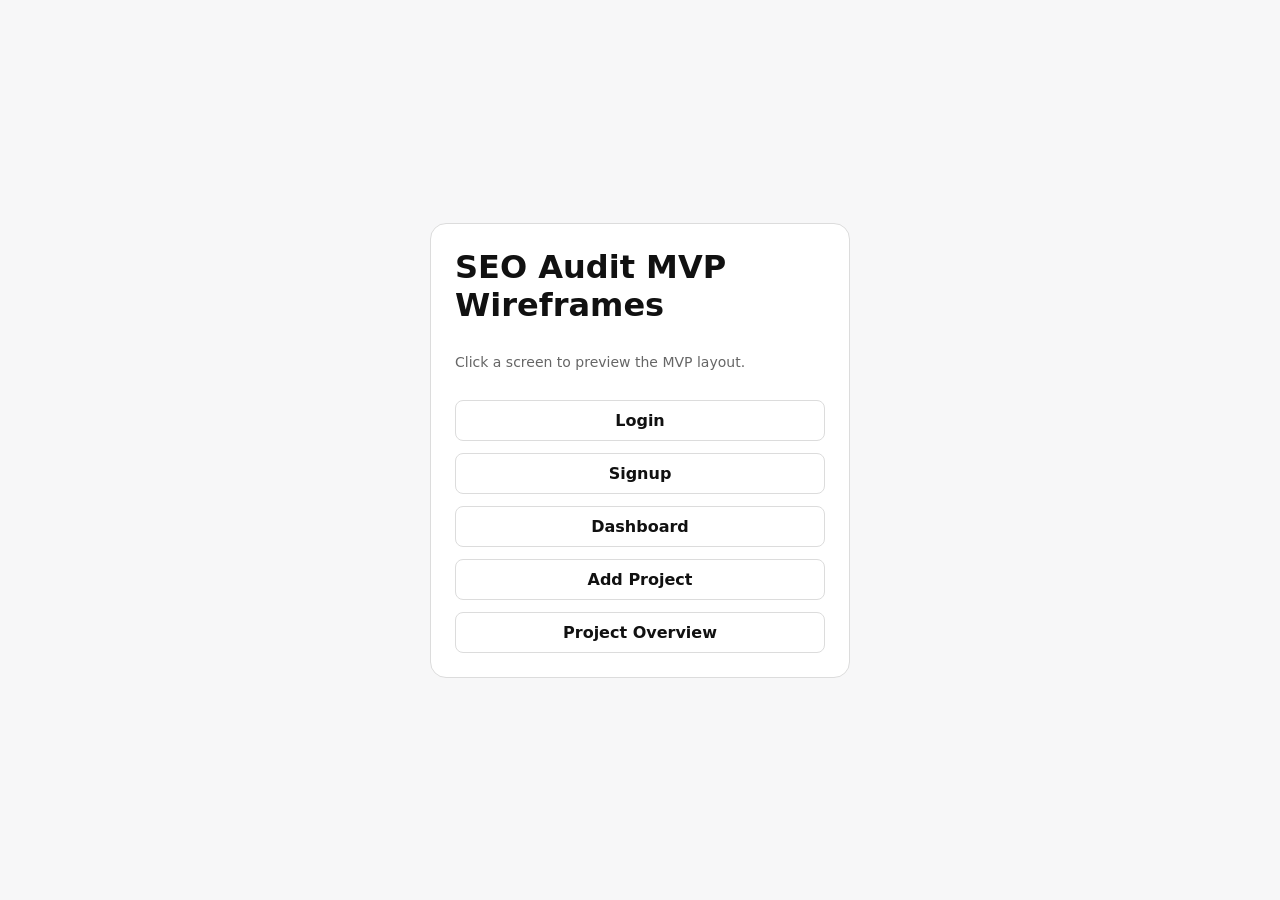
<file: docs/wireframes/index.html>
<!doctype html>
<html lang="en">
  <head>
    <meta charset="UTF-8" />
    <meta name="viewport" content="width=device-width, initial-scale=1.0" />
    <title>SEO Audit MVP Wireframes</title>
    <link rel="stylesheet" href="styles.css" />
  </head>
  <body>
    <div class="auth-wrapper">
      <div class="auth-card">
        <h1>SEO Audit MVP Wireframes</h1>
        <p class="muted">Click a screen to preview the MVP layout.</p>
        <div class="index-links">
          <a class="button" href="login.html">Login</a>
          <a class="button" href="signup.html">Signup</a>
          <a class="button" href="dashboard.html">Dashboard</a>
          <a class="button" href="add-project.html">Add Project</a>
          <a class="button" href="project.html">Project Overview</a>
        </div>
      </div>
    </div>
  </body>
</html>
</file>
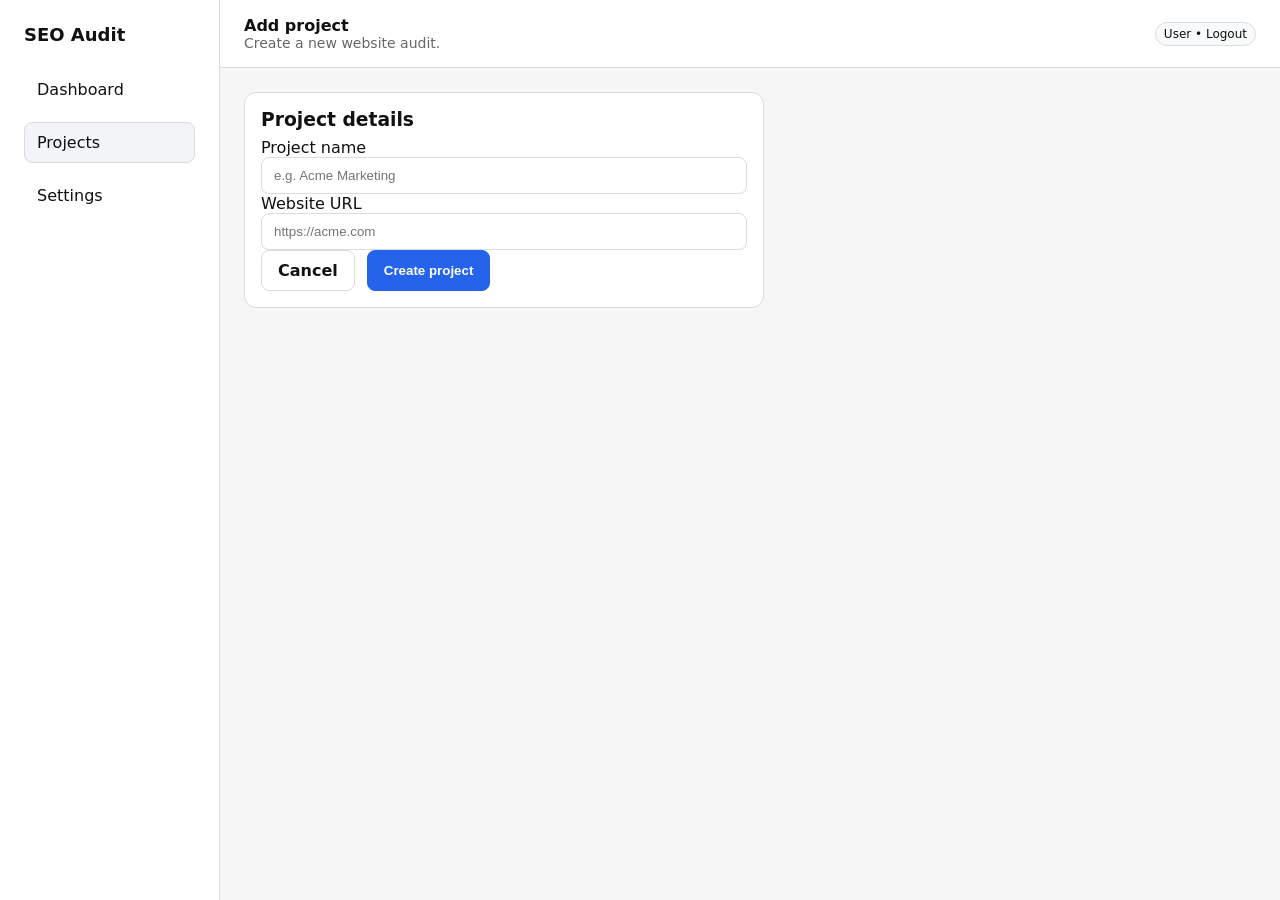
<file: docs/wireframes/add-project.html>
<!doctype html>
<html lang="en">
  <head>
    <meta charset="UTF-8" />
    <meta name="viewport" content="width=device-width, initial-scale=1.0" />
    <title>Add Project - SEO Audit</title>
    <link rel="stylesheet" href="styles.css" />
  </head>
  <body>
    <div class="layout">
      <aside class="sidebar">
        <h2>SEO Audit</h2>
        <nav class="nav">
          <a href="dashboard.html">Dashboard</a>
          <a class="active" href="add-project.html">Projects</a>
          <a href="#">Settings</a>
        </nav>
      </aside>
      <div class="content">
        <header class="topbar">
          <div>
            <strong>Add project</strong>
            <div class="muted">Create a new website audit.</div>
          </div>
          <div class="badge">User • Logout</div>
        </header>
        <main class="page">
          <div class="card" style="max-width: 520px;">
            <h3>Project details</h3>
            <label>
              Project name
              <input class="input" type="text" placeholder="e.g. Acme Marketing" />
            </label>
            <label>
              Website URL
              <input class="input" type="url" placeholder="https://acme.com" />
            </label>
            <div style="display: flex; gap: 12px;">
              <a class="button" href="dashboard.html">Cancel</a>
              <button class="button primary">Create project</button>
            </div>
          </div>
        </main>
      </div>
    </div>
  </body>
</html>
</file>
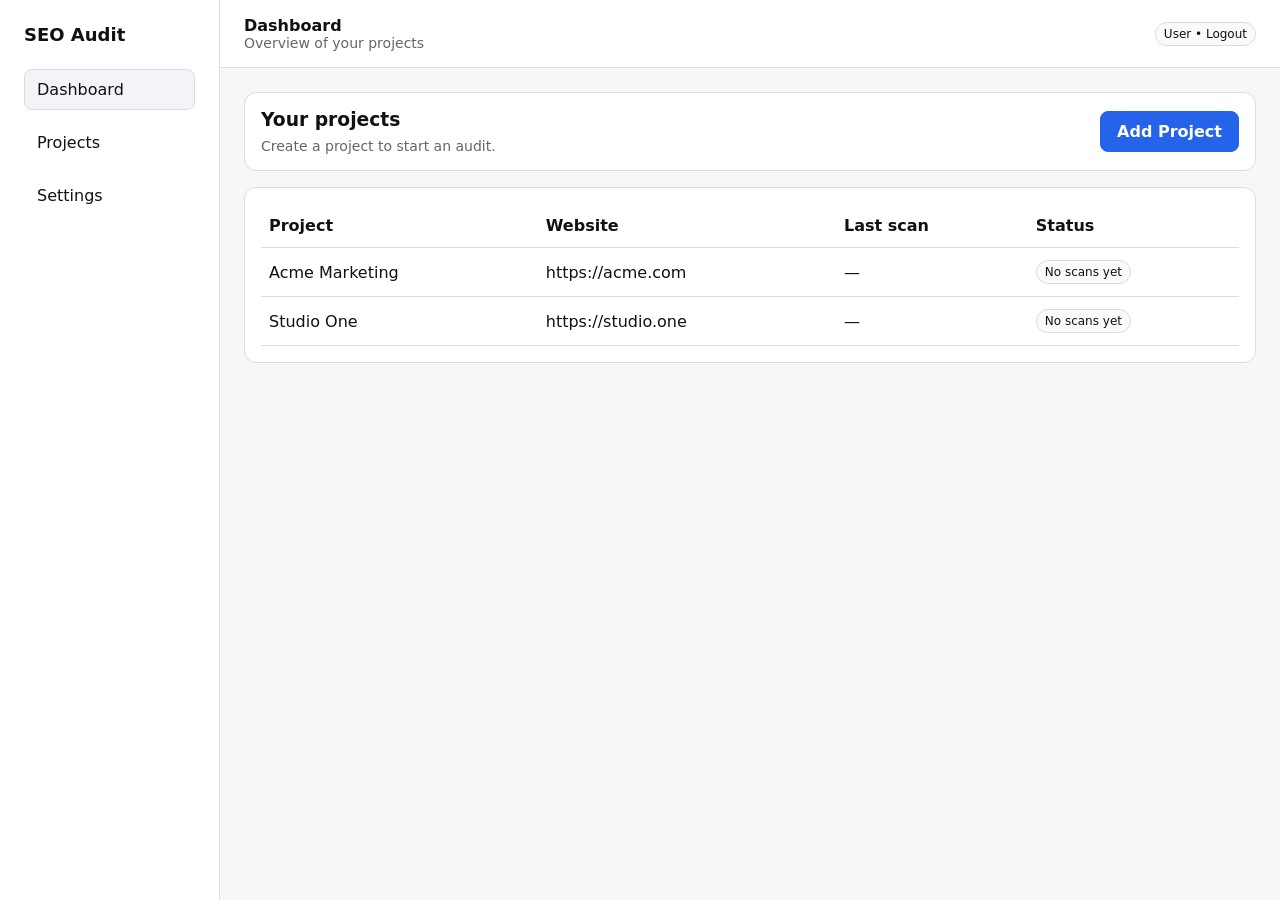
<file: docs/wireframes/dashboard.html>
<!doctype html>
<html lang="en">
  <head>
    <meta charset="UTF-8" />
    <meta name="viewport" content="width=device-width, initial-scale=1.0" />
    <title>Dashboard - SEO Audit</title>
    <link rel="stylesheet" href="styles.css" />
  </head>
  <body>
    <div class="layout">
      <aside class="sidebar">
        <h2>SEO Audit</h2>
        <nav class="nav">
          <a class="active" href="dashboard.html">Dashboard</a>
          <a href="project.html">Projects</a>
          <a href="#">Settings</a>
        </nav>
      </aside>
      <div class="content">
        <header class="topbar">
          <div>
            <strong>Dashboard</strong>
            <div class="muted">Overview of your projects</div>
          </div>
          <div class="badge">User • Logout</div>
        </header>
        <main class="page">
          <div class="card">
            <div style="display: flex; justify-content: space-between; align-items: center;">
              <div>
                <h3>Your projects</h3>
                <div class="muted">Create a project to start an audit.</div>
              </div>
              <a class="button primary" href="add-project.html">Add Project</a>
            </div>
          </div>

          <div class="card">
            <table class="table">
              <thead>
                <tr>
                  <th>Project</th>
                  <th>Website</th>
                  <th>Last scan</th>
                  <th>Status</th>
                </tr>
              </thead>
              <tbody>
                <tr>
                  <td>Acme Marketing</td>
                  <td>https://acme.com</td>
                  <td>—</td>
                  <td><span class="badge">No scans yet</span></td>
                </tr>
                <tr>
                  <td>Studio One</td>
                  <td>https://studio.one</td>
                  <td>—</td>
                  <td><span class="badge">No scans yet</span></td>
                </tr>
              </tbody>
            </table>
          </div>
        </main>
      </div>
    </div>
  </body>
</html>
</file>
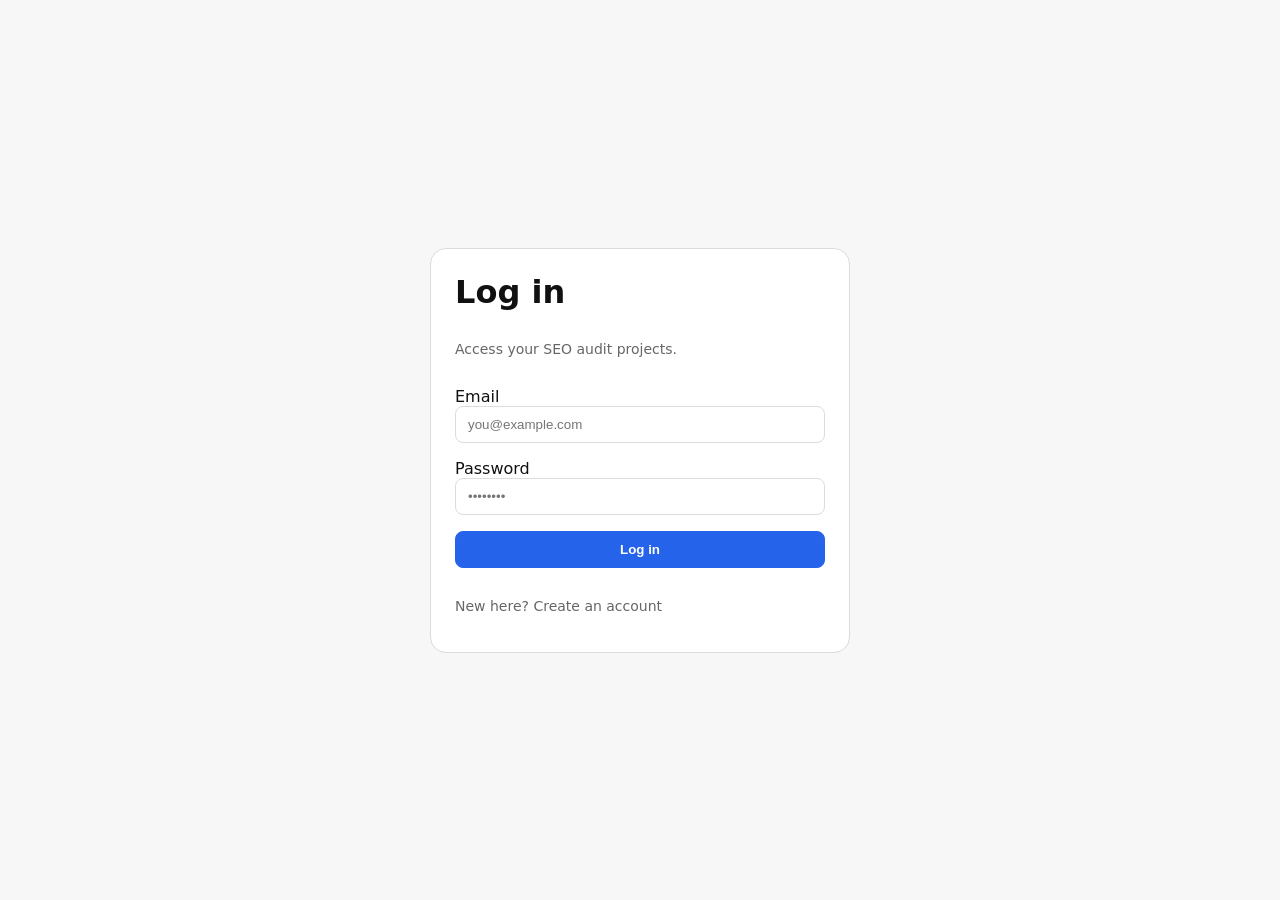
<file: docs/wireframes/login.html>
<!doctype html>
<html lang="en">
  <head>
    <meta charset="UTF-8" />
    <meta name="viewport" content="width=device-width, initial-scale=1.0" />
    <title>Login - SEO Audit</title>
    <link rel="stylesheet" href="styles.css" />
  </head>
  <body>
    <div class="auth-wrapper">
      <div class="auth-card">
        <h1>Log in</h1>
        <p class="muted">Access your SEO audit projects.</p>
        <label>
          Email
          <input class="input" type="email" placeholder="you@example.com" />
        </label>
        <label>
          Password
          <input class="input" type="password" placeholder="••••••••" />
        </label>
        <button class="button primary">Log in</button>
        <p class="muted">New here? <a href="signup.html">Create an account</a></p>
      </div>
    </div>
  </body>
</html>
</file>
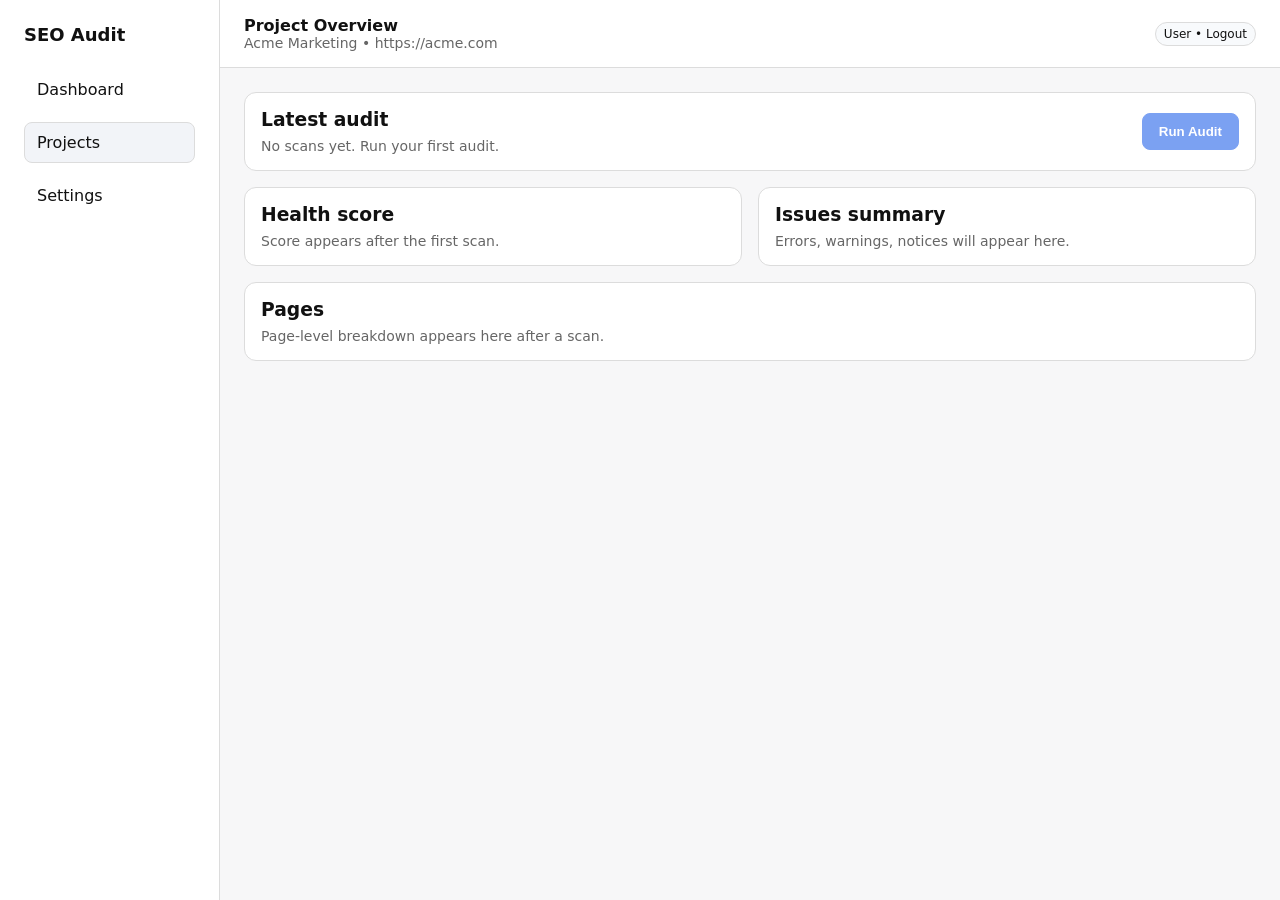
<file: docs/wireframes/project.html>
<!doctype html>
<html lang="en">
  <head>
    <meta charset="UTF-8" />
    <meta name="viewport" content="width=device-width, initial-scale=1.0" />
    <title>Project Overview - SEO Audit</title>
    <link rel="stylesheet" href="styles.css" />
  </head>
  <body>
    <div class="layout">
      <aside class="sidebar">
        <h2>SEO Audit</h2>
        <nav class="nav">
          <a href="dashboard.html">Dashboard</a>
          <a class="active" href="project.html">Projects</a>
          <a href="#">Settings</a>
        </nav>
      </aside>
      <div class="content">
        <header class="topbar">
          <div>
            <strong>Project Overview</strong>
            <div class="muted">Acme Marketing • https://acme.com</div>
          </div>
          <div class="badge">User • Logout</div>
        </header>
        <main class="page">
          <div class="card" style="display: flex; justify-content: space-between; align-items: center;">
            <div>
              <h3>Latest audit</h3>
              <div class="muted">No scans yet. Run your first audit.</div>
            </div>
            <button class="button primary disabled">Run Audit</button>
          </div>

          <div class="grid two">
            <div class="card">
              <h3>Health score</h3>
              <div class="muted">Score appears after the first scan.</div>
            </div>
            <div class="card">
              <h3>Issues summary</h3>
              <div class="muted">Errors, warnings, notices will appear here.</div>
            </div>
          </div>

          <div class="card">
            <h3>Pages</h3>
            <div class="muted">Page-level breakdown appears here after a scan.</div>
          </div>
        </main>
      </div>
    </div>
  </body>
</html>
</file>
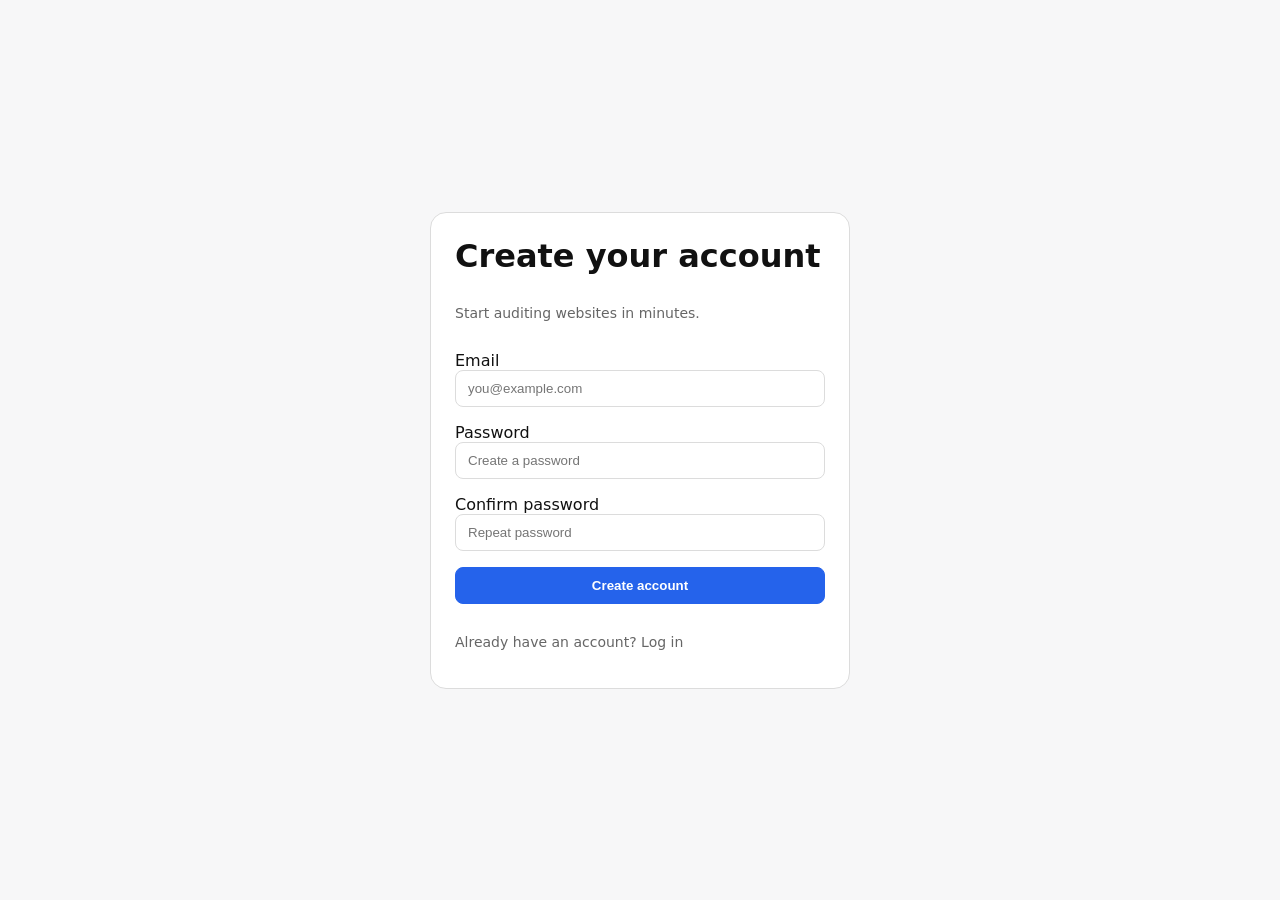
<file: docs/wireframes/signup.html>
<!doctype html>
<html lang="en">
  <head>
    <meta charset="UTF-8" />
    <meta name="viewport" content="width=device-width, initial-scale=1.0" />
    <title>Signup - SEO Audit</title>
    <link rel="stylesheet" href="styles.css" />
  </head>
  <body>
    <div class="auth-wrapper">
      <div class="auth-card">
        <h1>Create your account</h1>
        <p class="muted">Start auditing websites in minutes.</p>
        <label>
          Email
          <input class="input" type="email" placeholder="you@example.com" />
        </label>
        <label>
          Password
          <input class="input" type="password" placeholder="Create a password" />
        </label>
        <label>
          Confirm password
          <input class="input" type="password" placeholder="Repeat password" />
        </label>
        <button class="button primary">Create account</button>
        <p class="muted">Already have an account? <a href="login.html">Log in</a></p>
      </div>
    </div>
  </body>
</html>
</file>
<file: docs/wireframes/styles.css>
:root {
  color-scheme: light;
  --bg: #f7f7f8;
  --panel: #ffffff;
  --border: #dcdcdc;
  --text: #111111;
  --muted: #666666;
  --accent: #2563eb;
}

* {
  box-sizing: border-box;
}

body {
  margin: 0;
  font-family: "Inter", "Segoe UI", system-ui, sans-serif;
  background: var(--bg);
  color: var(--text);
}

a {
  color: inherit;
  text-decoration: none;
}

.layout {
  display: grid;
  grid-template-columns: 220px 1fr;
  min-height: 100vh;
}

.sidebar {
  background: var(--panel);
  border-right: 1px solid var(--border);
  padding: 24px;
}

.sidebar h2 {
  margin: 0 0 24px;
  font-size: 18px;
}

.nav {
  display: flex;
  flex-direction: column;
  gap: 12px;
}

.nav a {
  padding: 10px 12px;
  border-radius: 8px;
  border: 1px solid transparent;
}

.nav a.active,
.nav a:hover {
  border-color: var(--border);
  background: #f2f4f8;
}

.content {
  display: flex;
  flex-direction: column;
}

.topbar {
  background: var(--panel);
  border-bottom: 1px solid var(--border);
  padding: 16px 24px;
  display: flex;
  justify-content: space-between;
  align-items: center;
}

.page {
  padding: 24px;
  display: grid;
  gap: 16px;
}

.card {
  background: var(--panel);
  border: 1px solid var(--border);
  border-radius: 12px;
  padding: 16px;
}

.card h3 {
  margin: 0 0 8px;
}

.button {
  display: inline-flex;
  align-items: center;
  justify-content: center;
  padding: 10px 16px;
  border-radius: 8px;
  border: 1px solid var(--border);
  background: #ffffff;
  cursor: pointer;
  font-weight: 600;
}

.button.primary {
  background: var(--accent);
  color: #ffffff;
  border-color: var(--accent);
}

.button.disabled {
  opacity: 0.6;
  cursor: not-allowed;
}

.grid {
  display: grid;
  gap: 16px;
}

.grid.two {
  grid-template-columns: repeat(2, minmax(0, 1fr));
}

.input {
  width: 100%;
  padding: 10px 12px;
  border-radius: 8px;
  border: 1px solid var(--border);
}

.muted {
  color: var(--muted);
  font-size: 14px;
}

.auth-wrapper {
  min-height: 100vh;
  display: grid;
  place-items: center;
  padding: 24px;
}

.auth-card {
  width: min(420px, 100%);
  background: var(--panel);
  border: 1px solid var(--border);
  border-radius: 16px;
  padding: 24px;
  display: grid;
  gap: 16px;
}

.auth-card h1 {
  margin: 0;
}

.table {
  width: 100%;
  border-collapse: collapse;
}

.table th,
.table td {
  text-align: left;
  padding: 12px 8px;
  border-bottom: 1px solid var(--border);
}

.badge {
  display: inline-flex;
  padding: 4px 8px;
  border-radius: 999px;
  border: 1px solid var(--border);
  background: #f8fafc;
  font-size: 12px;
}

.index-links {
  display: grid;
  gap: 12px;
}
</file>
